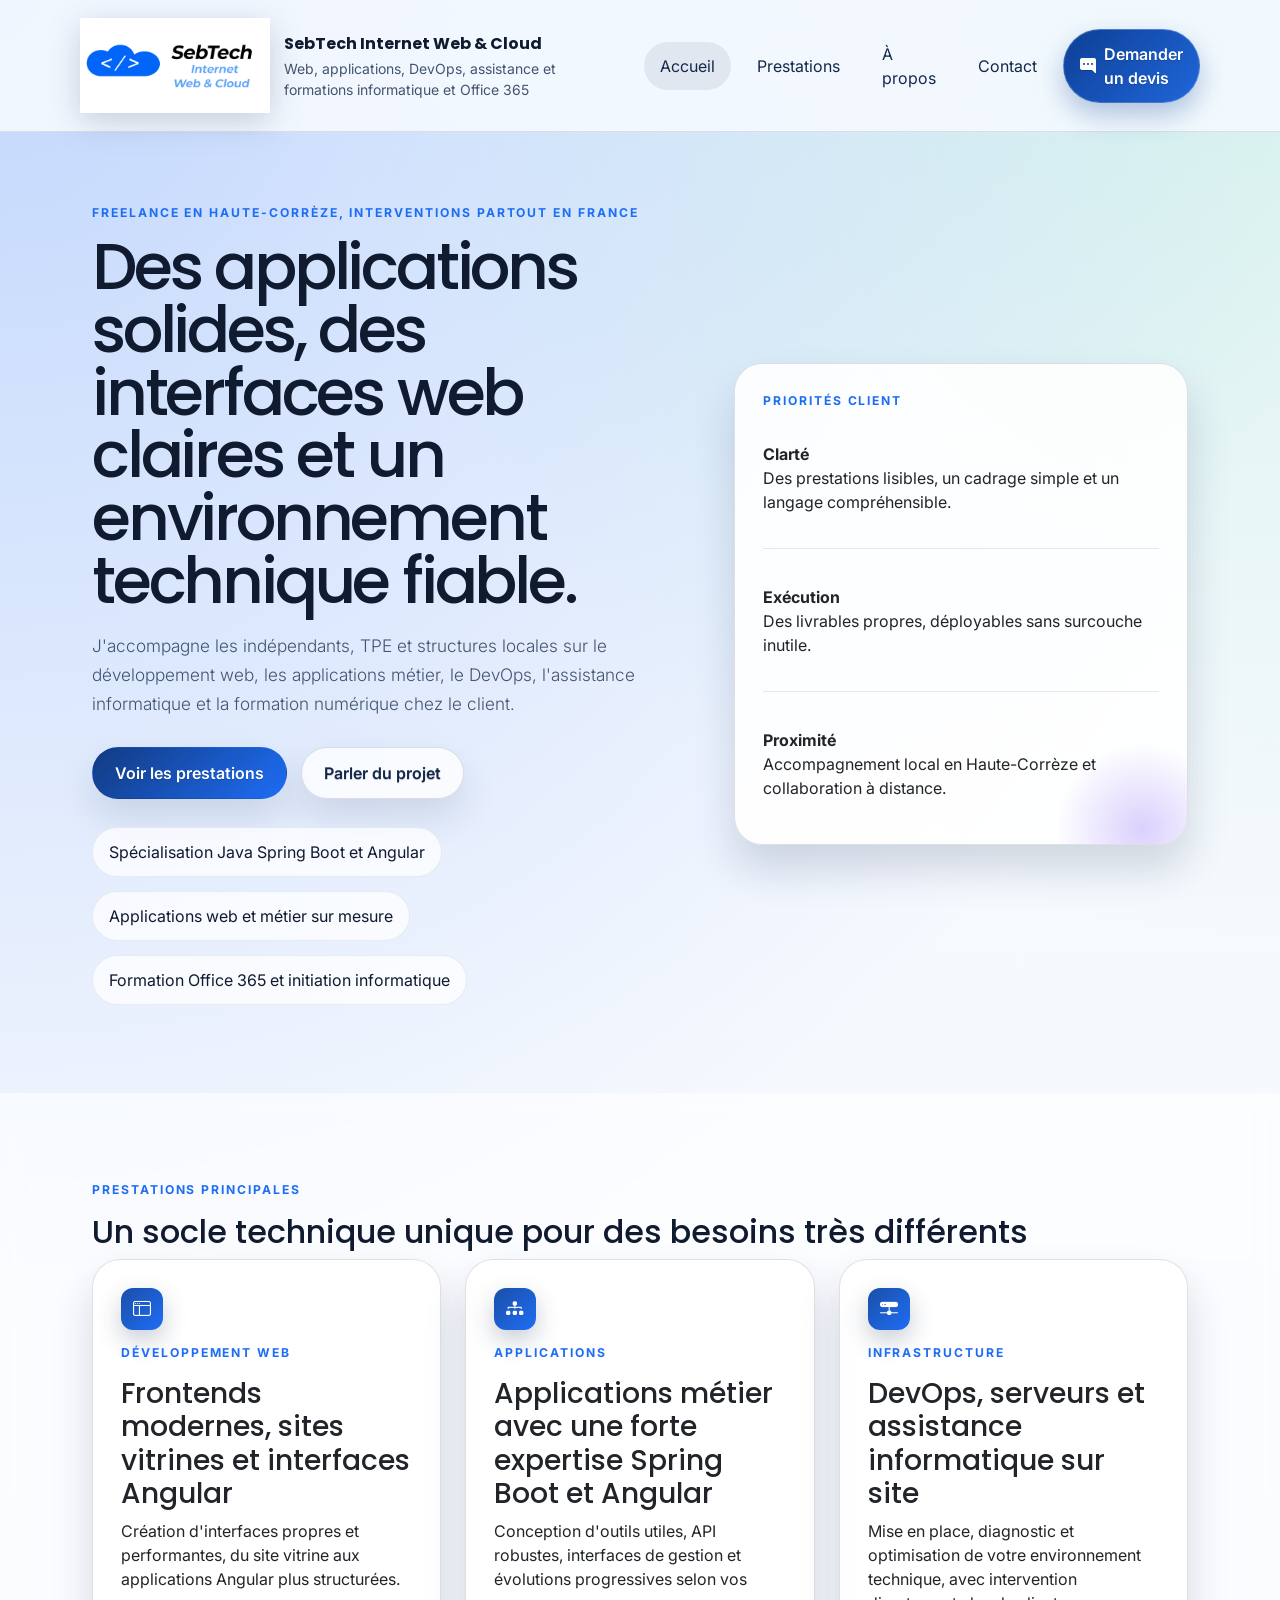
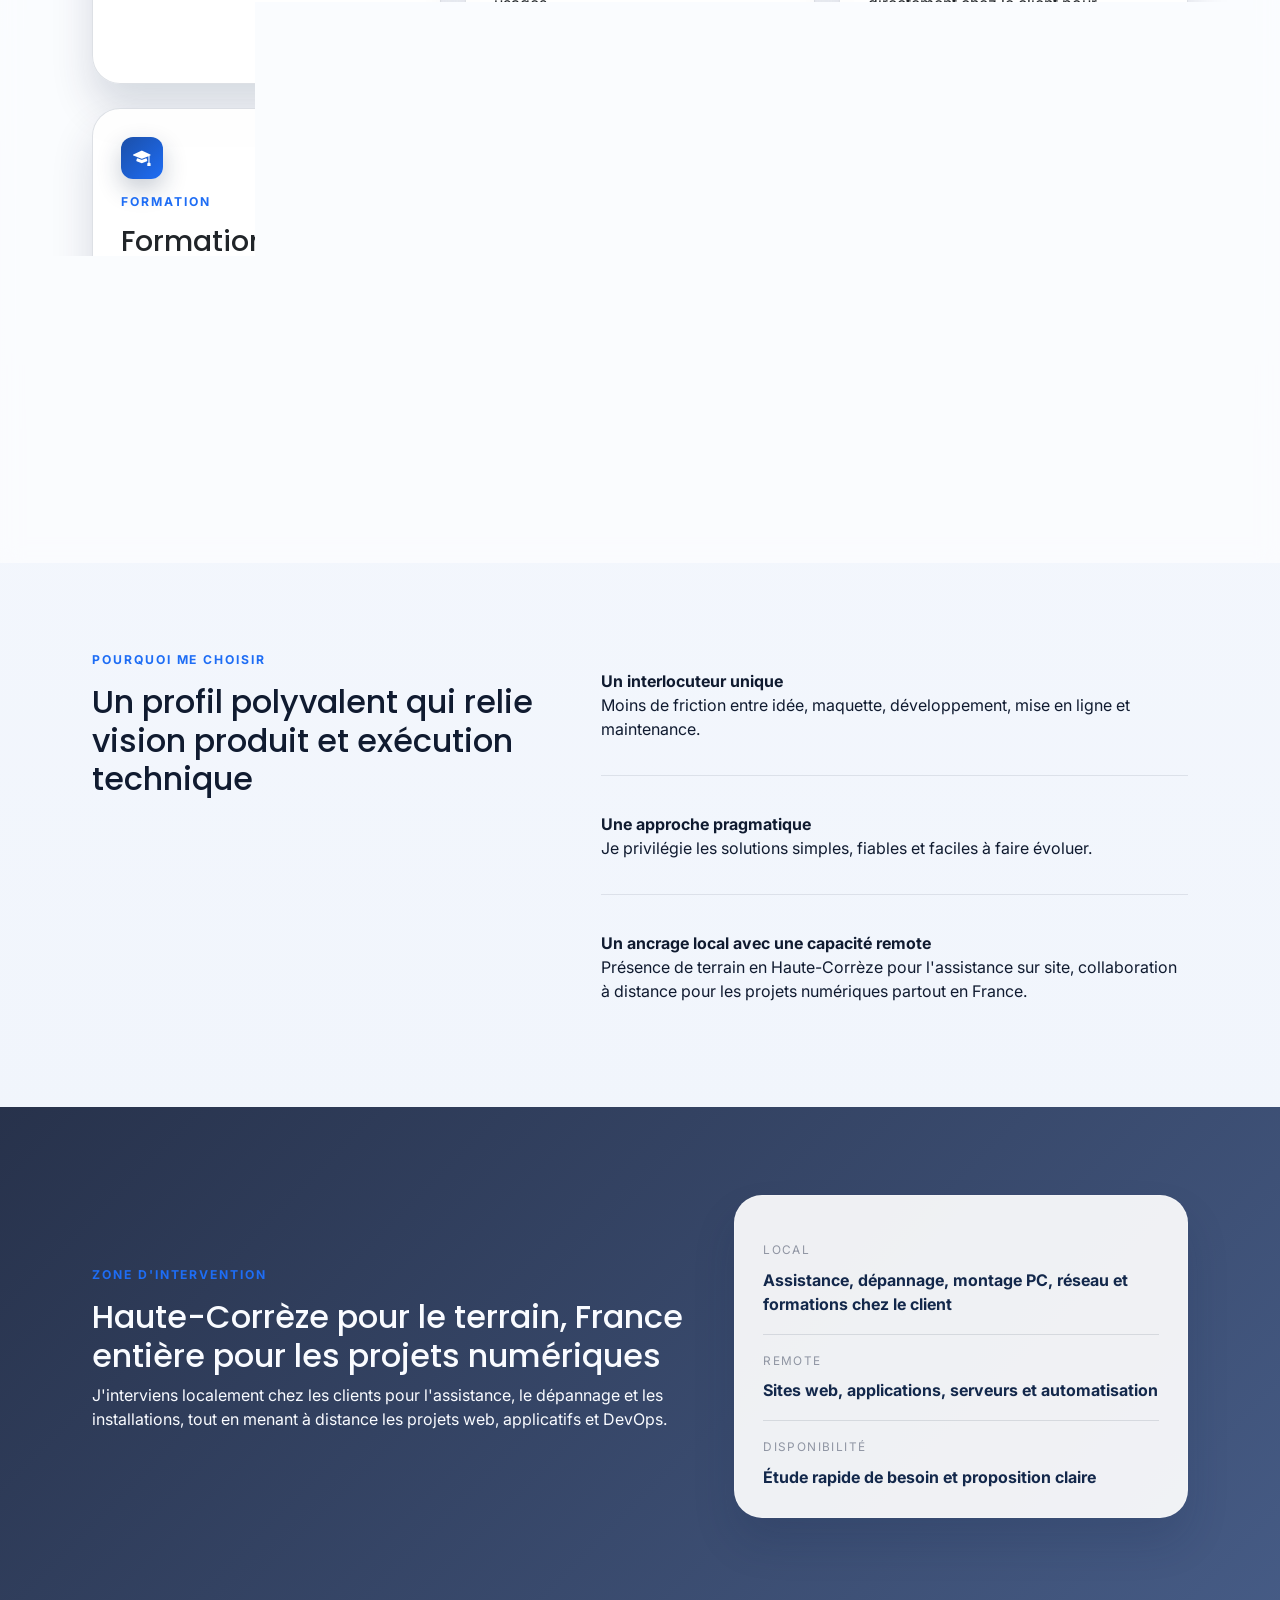
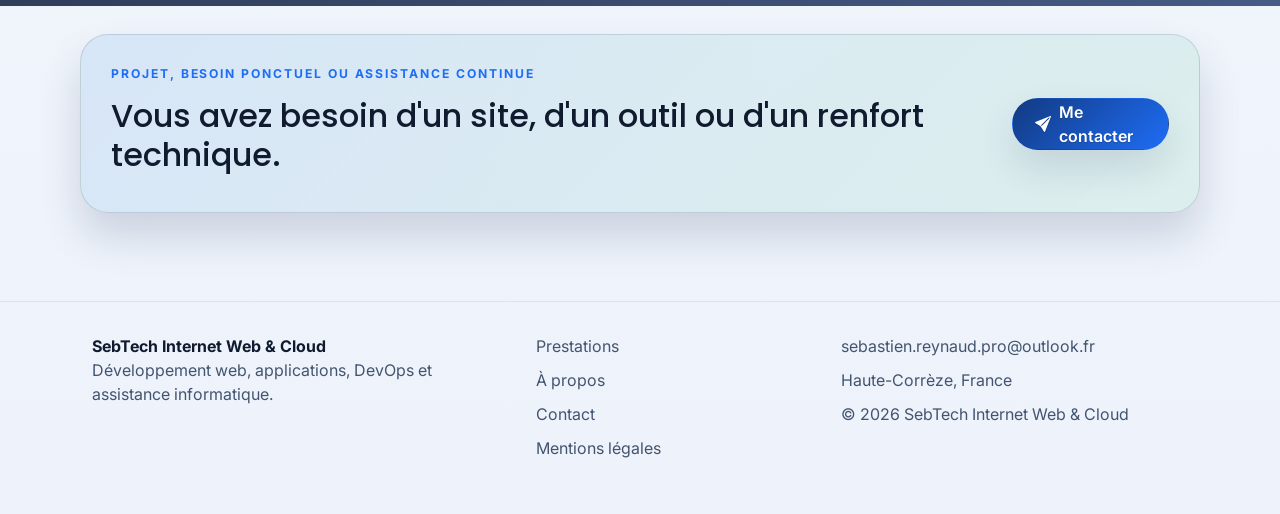
<file: index.html>
<!DOCTYPE html>
<html lang="fr">
  <head>
    <meta charset="UTF-8" />
    <meta name="viewport" content="width=device-width, initial-scale=1.0" />
    <title>SebTech Internet Web & Cloud | Développeur d'applications et expert informatique</title>
    <meta
      name="description"
      content="Développeur d'applications, développeur web, DevOps, formateur Office 365 et expert informatique en Haute-Corrèze. Dépannage, montage PC, initiation informatique et développement en France entière."
    />
    <meta
      name="keywords"
      content="développeur web, développeur application, DevOps, formateur office 365, formation informatique de base, dépannage informatique, Haute-Corrèze, freelance informatique"
    />
    <meta name="theme-color" content="#1F2A44" />
    <link rel="icon" type="image/png" href="assets/logo-sebtech.png" />
    <link rel="preconnect" href="https://fonts.googleapis.com" />
    <link rel="preconnect" href="https://fonts.gstatic.com" crossorigin />
    <link
      href="https://fonts.googleapis.com/css2?family=Inter:wght@400;500;600;700&family=Poppins:wght@500;600;700;800&display=swap"
      rel="stylesheet"
    />
    <link rel="stylesheet" href="https://cdn.jsdelivr.net/npm/bootstrap@5.3.3/dist/css/bootstrap.min.css" />
    <link rel="stylesheet" href="https://cdn.jsdelivr.net/npm/bootstrap-icons@1.11.3/font/bootstrap-icons.min.css" />
    <link rel="stylesheet" href="style.css" />
    <script defer src="script.js"></script>
  </head>
  <body>
    <div class="page-shell">
      <header class="site-header">
        <div class="container header-inner">
          <a class="brand" href="index.html">
            <img class="brand-logo" src="assets/logo-sebtech.png" alt="Logo SebTech Internet Web & Cloud" />
            <span class="brand-copy">
              <strong>SebTech Internet Web & Cloud</strong>
              <small>Web, applications, DevOps, assistance et formations informatique et Office 365</small>
            </span>
          </a>

          <button class="nav-toggle" type="button" aria-expanded="false" aria-label="Ouvrir le menu">
            <span></span>
            <span></span>
          </button>

          <nav class="site-nav" aria-label="Navigation principale">
            <a class="is-active" href="index.html">Accueil</a>
            <a href="prestations.html">Prestations</a>
            <a href="a-propos.html">À propos</a>
            <a href="contact.html">Contact</a>
            <a class="button button-small" href="contact.html#formulaire"><i class="bi bi-chat-right-dots-fill"></i>Demander un devis</a>
          </nav>
        </div>
      </header>

      <main>
        <section class="hero section">
          <div class="container hero-grid">
            <div class="hero-copy reveal">
              <p class="eyebrow">Freelance en Haute-Corrèze, interventions partout en France</p>
              <h1>Des applications solides, des interfaces web claires et un environnement technique fiable.</h1>
              <p class="lead">
                J'accompagne les indépendants, TPE et structures locales sur le développement web,
                les applications métier, le DevOps, l'assistance informatique et la formation numérique chez le client.
              </p>
              <div class="hero-actions">
                <a class="button" href="prestations.html">Voir les prestations</a>
                <a class="button button-ghost" href="contact.html">Parler du projet</a>
              </div>
              <ul class="hero-points">
                <li>Spécialisation Java Spring Boot et Angular</li>
                <li>Applications web et métier sur mesure</li>
                <li>Formation Office 365 et initiation informatique</li>
              </ul>
            </div>

            <div class="hero-panel reveal reveal-delay-1">
              <div class="panel card spotlight-card">
                <p class="panel-label">Priorités client</p>
                <div class="spotlight-list">
                  <article>
                    <strong>Clarté</strong>
                    <p>Des prestations lisibles, un cadrage simple et un langage compréhensible.</p>
                  </article>
                  <article>
                    <strong>Exécution</strong>
                    <p>Des livrables propres, déployables sans surcouche inutile.</p>
                  </article>
                  <article>
                    <strong>Proximité</strong>
                    <p>Accompagnement local en Haute-Corrèze et collaboration à distance.</p>
                  </article>
                </div>
              </div>
            </div>
          </div>
        </section>

        <section class="section section-soft">
          <div class="container">
            <div class="section-head reveal">
              <p class="eyebrow">Prestations principales</p>
              <h2>Un socle technique unique pour des besoins très différents</h2>
            </div>
            <div class="cards-grid cards-grid-3">
              <article class="card reveal">
                <span class="service-icon"><i class="bi bi-window-sidebar"></i></span>
                <span class="card-kicker">Développement web</span>
                <h3>Frontends modernes, sites vitrines et interfaces Angular</h3>
                <p>Création d'interfaces propres et performantes, du site vitrine aux applications Angular plus structurées.</p>
              </article>
              <article class="card reveal reveal-delay-1">
                <span class="service-icon"><i class="bi bi-diagram-3-fill"></i></span>
                <span class="card-kicker">Applications</span>
                <h3>Applications métier avec une forte expertise Spring Boot et Angular</h3>
                <p>Conception d'outils utiles, API robustes, interfaces de gestion et évolutions progressives selon vos usages.</p>
              </article>
              <article class="card reveal reveal-delay-2">
                <span class="service-icon"><i class="bi bi-hdd-network-fill"></i></span>
                <span class="card-kicker">Infrastructure</span>
                <h3>DevOps, serveurs et assistance informatique sur site</h3>
                <p>Mise en place, diagnostic et optimisation de votre environnement technique, avec intervention directement chez le client pour l'assistance.</p>
              </article>
              <article class="card reveal">
                <span class="service-icon"><i class="bi bi-mortarboard-fill"></i></span>
                <span class="card-kicker">Formation</span>
                <h3>Formation Office 365 et bases de l'informatique</h3>
                <p>Accompagnement pas à pas pour mieux utiliser son ordinateur, ses outils bureautiques et les usages numériques du quotidien.</p>
              </article>
            </div>
          </div>
        </section>

        <section class="section">
          <div class="container split-layout">
            <div class="reveal">
              <p class="eyebrow">Pourquoi me choisir</p>
              <h2>Un profil polyvalent qui relie vision produit et exécution technique</h2>
            </div>
            <div class="feature-list reveal reveal-delay-1">
              <article>
                <strong>Un interlocuteur unique</strong>
                <p>Moins de friction entre idée, maquette, développement, mise en ligne et maintenance.</p>
              </article>
              <article>
                <strong>Une approche pragmatique</strong>
                <p>Je privilégie les solutions simples, fiables et faciles à faire évoluer.</p>
              </article>
              <article>
                <strong>Un ancrage local avec une capacité remote</strong>
                <p>Présence de terrain en Haute-Corrèze pour l'assistance sur site, collaboration à distance pour les projets numériques partout en France.</p>
              </article>
            </div>
          </div>
        </section>

        <section class="section section-band">
          <div class="container zones-grid">
            <div class="reveal">
              <p class="eyebrow">Zone d'intervention</p>
              <h2>Haute-Corrèze pour le terrain, France entière pour les projets numériques</h2>
              <p>
                J'interviens localement chez les clients pour l'assistance, le dépannage et les installations,
                tout en menant à distance les projets web, applicatifs et DevOps.
              </p>
            </div>
            <div class="card reveal reveal-delay-1">
              <div class="metric-row">
                <span>Local</span>
                <strong>Assistance, dépannage, montage PC, réseau et formations chez le client</strong>
              </div>
              <div class="metric-row">
                <span>Remote</span>
                <strong>Sites web, applications, serveurs et automatisation</strong>
              </div>
              <div class="metric-row">
                <span>Disponibilité</span>
                <strong>Étude rapide de besoin et proposition claire</strong>
              </div>
            </div>
          </div>
        </section>

        <section class="section cta-section">
          <div class="container cta-card reveal">
            <div>
              <p class="eyebrow">Projet, besoin ponctuel ou assistance continue</p>
              <h2>Vous avez besoin d'un site, d'un outil ou d'un renfort technique.</h2>
            </div>
            <a class="button" href="contact.html"><i class="bi bi-send-fill"></i>Me contacter</a>
          </div>
        </section>
      </main>

      <footer class="site-footer">
        <div class="container footer-grid">
          <div>
            <strong>SebTech Internet Web & Cloud</strong>
            <p>Développement web, applications, DevOps et assistance informatique.</p>
          </div>
          <div>
            <a href="prestations.html">Prestations</a>
            <a href="a-propos.html">À propos</a>
            <a href="contact.html">Contact</a>
            <a href="mentions-legales.html">Mentions légales</a>
          </div>
          <div>
            <a href="mailto:sebastien.reynaud.pro@outlook.fr">sebastien.reynaud.pro@outlook.fr</a>
            <p>Haute-Corrèze, France</p>
            <p>&copy; <span data-year></span> SebTech Internet Web & Cloud</p>
          </div>
        </div>
      </footer>
    </div>
  </body>
</html>
</file>
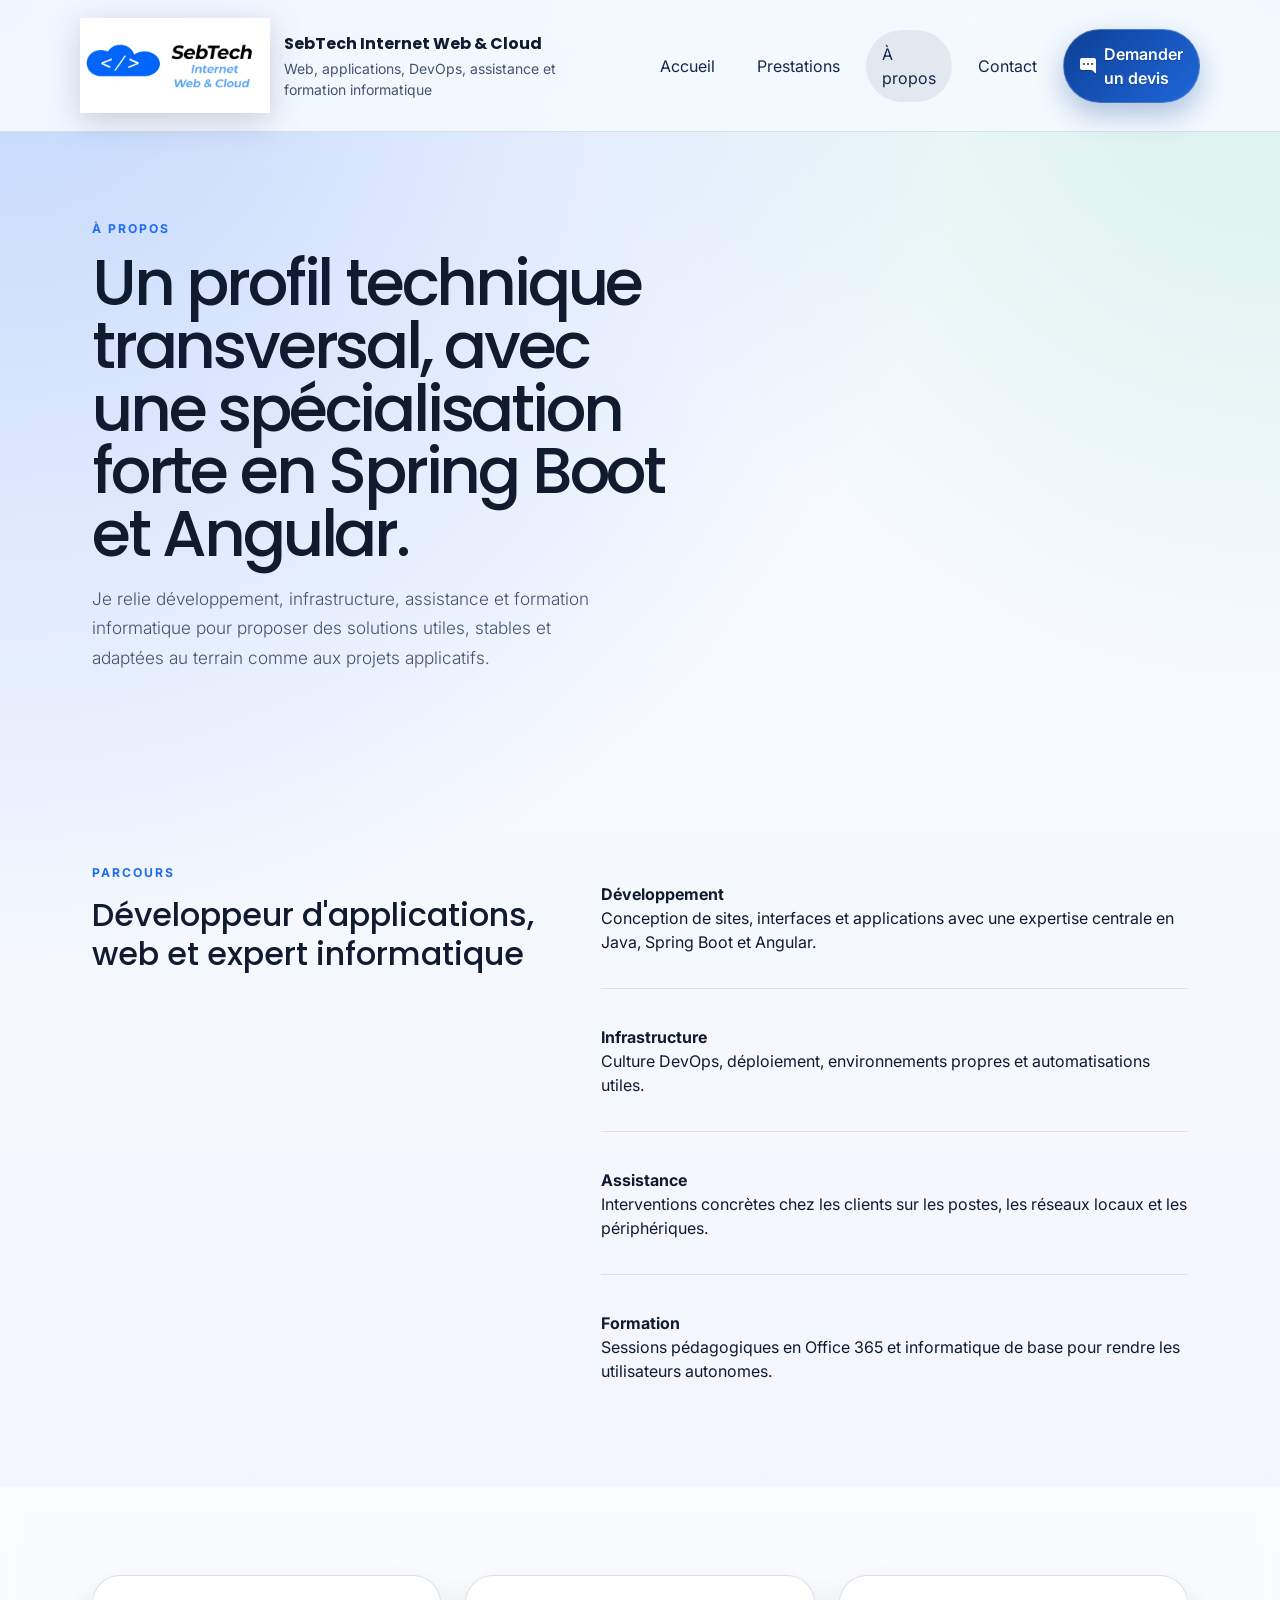
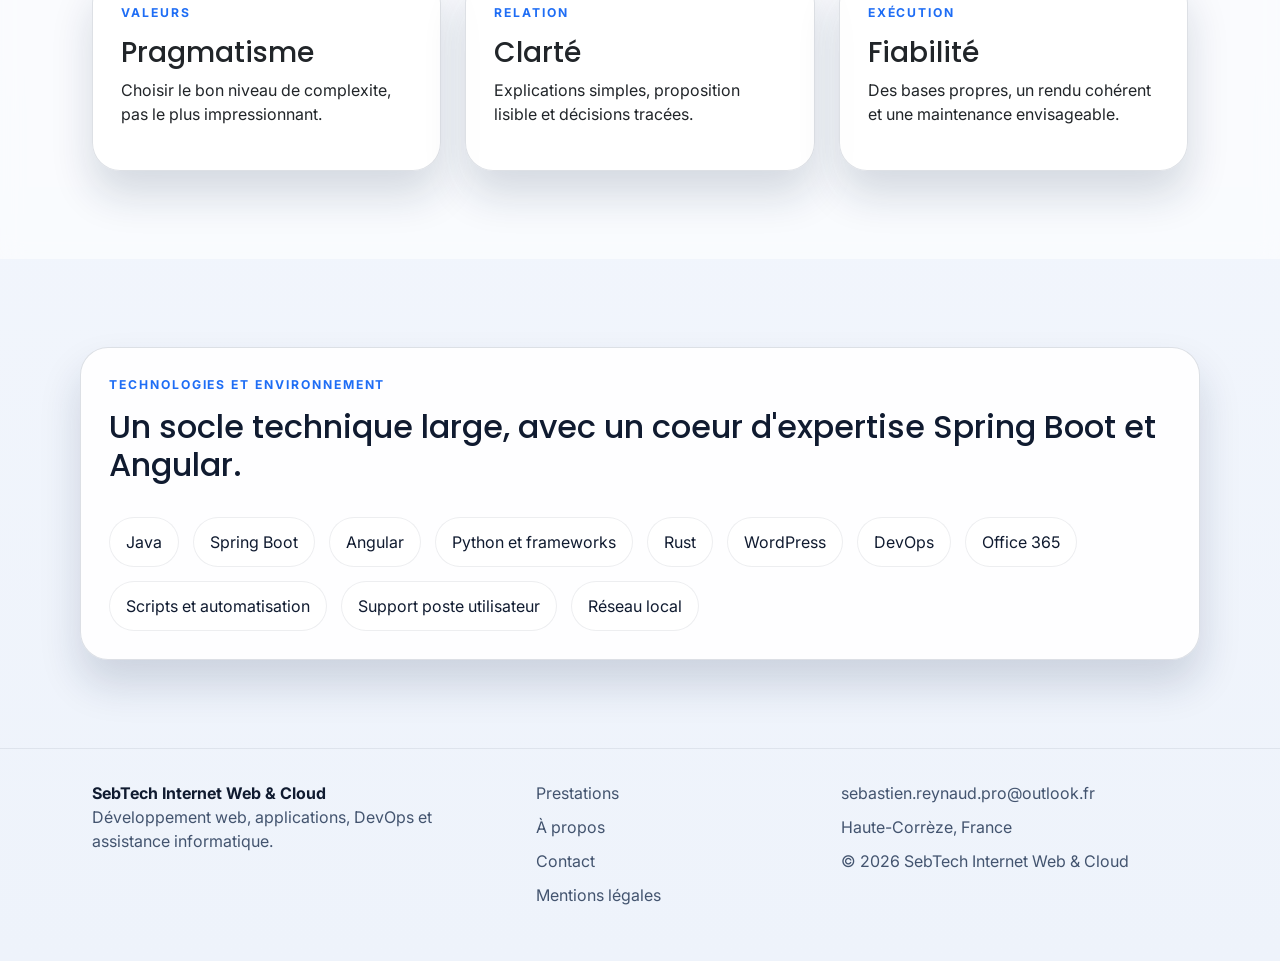
<file: a-propos.html>
<!DOCTYPE html>
<html lang="fr">
  <head>
    <meta charset="UTF-8" />
    <meta name="viewport" content="width=device-width, initial-scale=1.0" />
    <title>À propos | SebTech Internet Web & Cloud</title>
    <meta
      name="description"
      content="Présentation de Sebastien Reynaud, freelance web, applications, DevOps, formateur Office 365 et expert informatique en Haute-Corrèze."
    />
    <link rel="icon" type="image/png" href="assets/logo-sebtech.png" />
    <link rel="preconnect" href="https://fonts.googleapis.com" />
    <link rel="preconnect" href="https://fonts.gstatic.com" crossorigin />
    <link
      href="https://fonts.googleapis.com/css2?family=Inter:wght@400;500;600;700&family=Poppins:wght@500;600;700;800&display=swap"
      rel="stylesheet"
    />
    <link rel="stylesheet" href="https://cdn.jsdelivr.net/npm/bootstrap@5.3.3/dist/css/bootstrap.min.css" />
    <link rel="stylesheet" href="https://cdn.jsdelivr.net/npm/bootstrap-icons@1.11.3/font/bootstrap-icons.min.css" />
    <link rel="stylesheet" href="style.css" />
    <script defer src="script.js"></script>
  </head>
  <body>
    <div class="page-shell">
      <header class="site-header">
        <div class="container header-inner">
          <a class="brand" href="index.html">
            <img class="brand-logo" src="assets/logo-sebtech.png" alt="Logo SebTech Internet Web & Cloud" />
            <span class="brand-copy">
              <strong>SebTech Internet Web & Cloud</strong>
              <small>Web, applications, DevOps, assistance et formation informatique</small>
            </span>
          </a>
          <button class="nav-toggle" type="button" aria-expanded="false" aria-label="Ouvrir le menu">
            <span></span>
            <span></span>
          </button>
          <nav class="site-nav" aria-label="Navigation principale">
            <a href="index.html">Accueil</a>
            <a href="prestations.html">Prestations</a>
            <a class="is-active" href="a-propos.html">À propos</a>
            <a href="contact.html">Contact</a>
            <a class="button button-small" href="contact.html#formulaire"><i class="bi bi-chat-right-dots-fill"></i>Demander un devis</a>
          </nav>
        </div>
      </header>

      <main>
        <section class="page-hero section">
          <div class="container reveal">
            <p class="eyebrow">À propos</p>
            <h1>Un profil technique transversal, avec une spécialisation forte en Spring Boot et Angular.</h1>
            <p class="lead narrow">
              Je relie développement, infrastructure, assistance et formation informatique pour proposer des solutions
              utiles, stables et adaptées au terrain comme aux projets applicatifs.
            </p>
          </div>
        </section>

        <section class="section">
          <div class="container split-layout">
            <div class="reveal">
              <p class="eyebrow">Parcours</p>
              <h2>Développeur d'applications, web et expert informatique</h2>
            </div>
            <div class="feature-list reveal reveal-delay-1">
              <article>
                <strong>Développement</strong>
                <p>Conception de sites, interfaces et applications avec une expertise centrale en Java, Spring Boot et Angular.</p>
              </article>
              <article>
                <strong>Infrastructure</strong>
                <p>Culture DevOps, déploiement, environnements propres et automatisations utiles.</p>
              </article>
              <article>
                <strong>Assistance</strong>
                <p>Interventions concrètes chez les clients sur les postes, les réseaux locaux et les périphériques.</p>
              </article>
              <article>
                <strong>Formation</strong>
                <p>Sessions pédagogiques en Office 365 et informatique de base pour rendre les utilisateurs autonomes.</p>
              </article>
            </div>
          </div>
        </section>

        <section class="section section-soft">
          <div class="container cards-grid cards-grid-3">
            <article class="card reveal">
              <span class="card-kicker">Valeurs</span>
              <h3>Pragmatisme</h3>
              <p>Choisir le bon niveau de complexite, pas le plus impressionnant.</p>
            </article>
            <article class="card reveal reveal-delay-1">
              <span class="card-kicker">Relation</span>
              <h3>Clarté</h3>
              <p>Explications simples, proposition lisible et décisions tracées.</p>
            </article>
            <article class="card reveal reveal-delay-2">
              <span class="card-kicker">Exécution</span>
              <h3>Fiabilité</h3>
              <p>Des bases propres, un rendu cohérent et une maintenance envisageable.</p>
            </article>
          </div>
        </section>

        <section class="section">
          <div class="container tech-panel reveal">
            <div>
              <p class="eyebrow">Technologies et environnement</p>
              <h2>Un socle technique large, avec un coeur d'expertise Spring Boot et Angular.</h2>
            </div>
            <ul class="tag-list">
              <li>Java</li>
              <li>Spring Boot</li>
              <li>Angular</li>
              <li>Python et frameworks</li>
              <li>Rust</li>
              <li>WordPress</li>
              <li>DevOps</li>
              <li>Office 365</li>
              <li>Scripts et automatisation</li>
              <li>Support poste utilisateur</li>
              <li>Réseau local</li>
            </ul>
          </div>
        </section>
      </main>

      <footer class="site-footer">
        <div class="container footer-grid">
          <div>
            <strong>SebTech Internet Web & Cloud</strong>
            <p>Développement web, applications, DevOps et assistance informatique.</p>
          </div>
          <div>
            <a href="prestations.html">Prestations</a>
            <a href="a-propos.html">À propos</a>
            <a href="contact.html">Contact</a>
            <a href="mentions-legales.html">Mentions légales</a>
          </div>
          <div>
            <a href="mailto:sebastien.reynaud.pro@outlook.fr">sebastien.reynaud.pro@outlook.fr</a>
            <p>Haute-Corrèze, France</p>
            <p>&copy; <span data-year></span> SebTech Internet Web & Cloud</p>
          </div>
        </div>
      </footer>
    </div>
  </body>
</html>
</file>
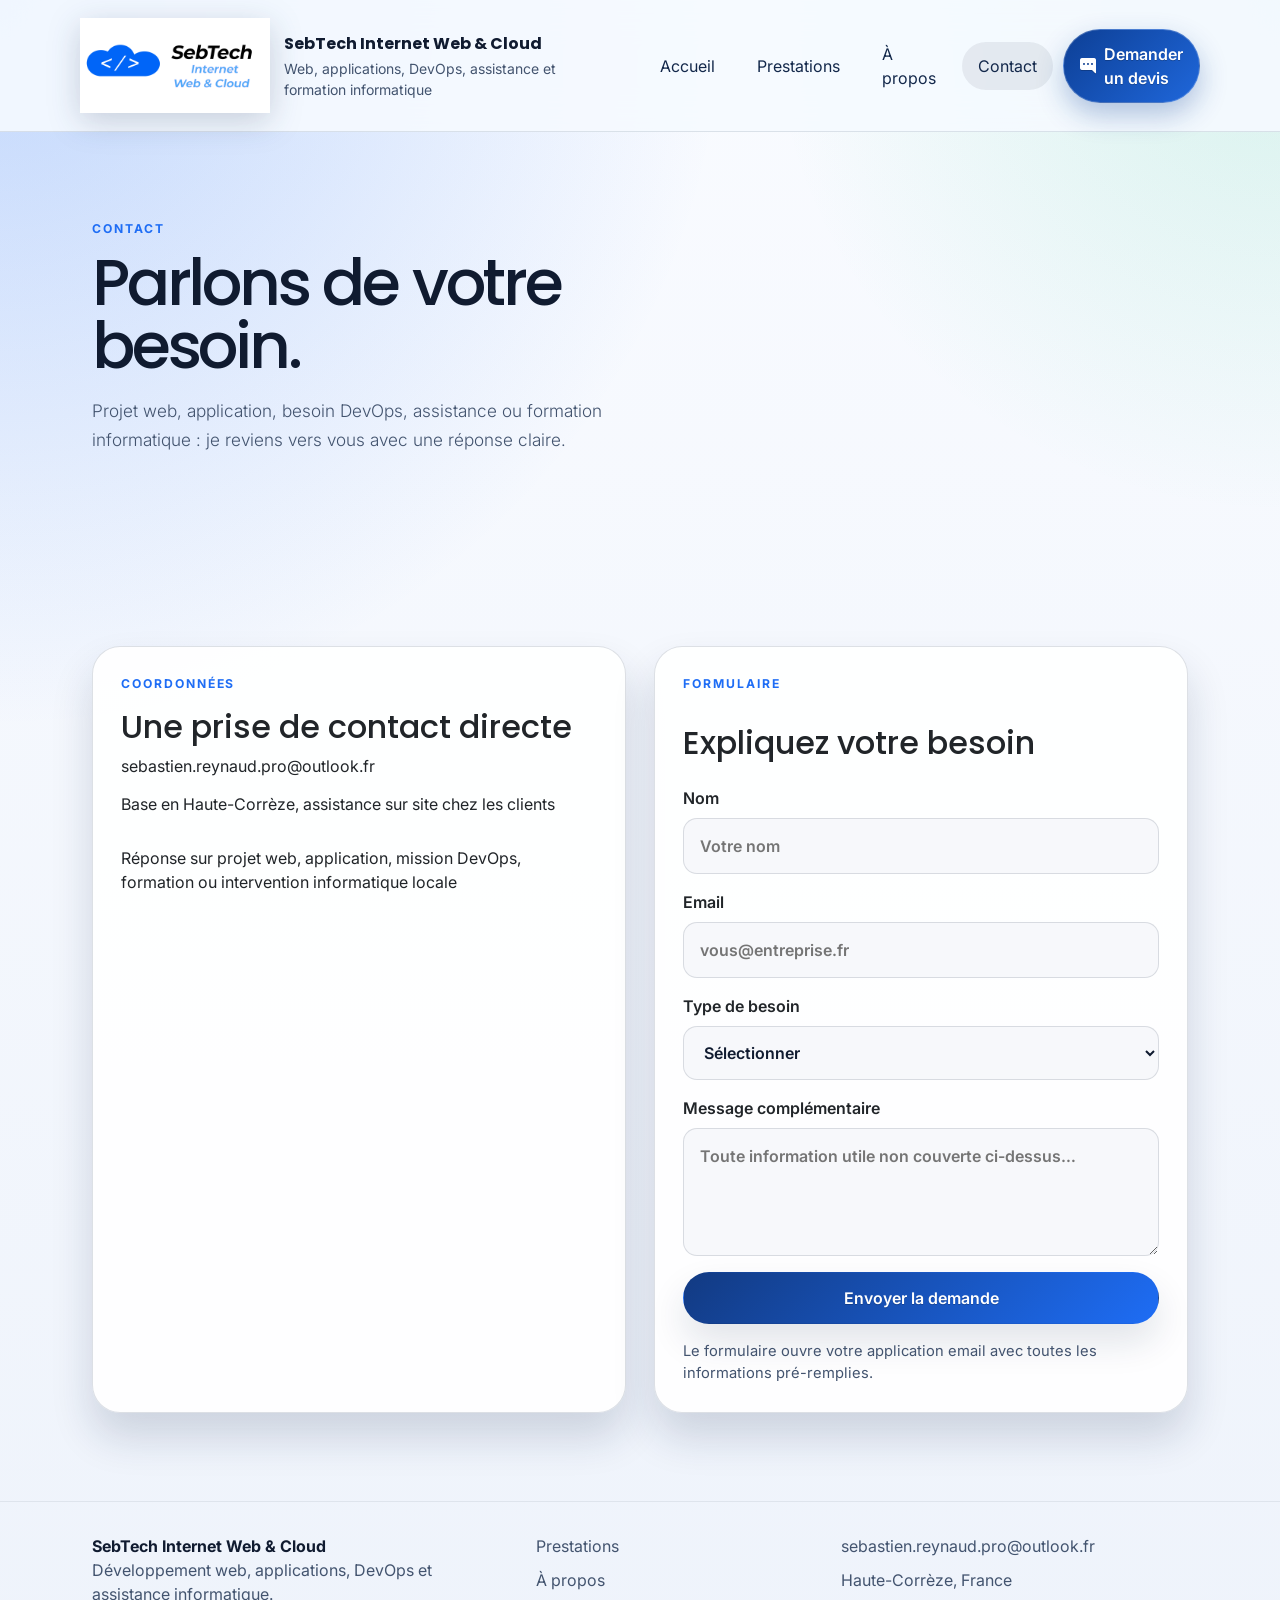
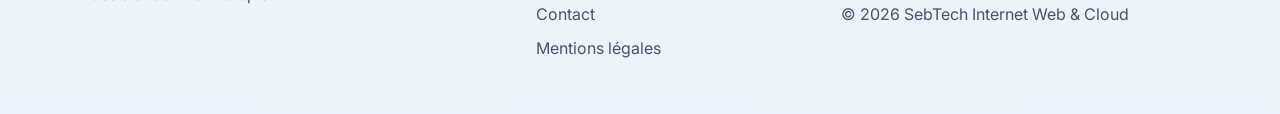
<file: contact.html>
<!DOCTYPE html>
<html lang="fr">
  <head>
    <meta charset="UTF-8" />
    <meta name="viewport" content="width=device-width, initial-scale=1.0" />
    <title>Contact | SebTech Internet Web & Cloud</title>
    <meta
      name="description"
      content="Contactez SebTech Internet Web & Cloud pour un projet web, applicatif, DevOps, une formation Office 365 ou une intervention informatique en Haute-Corrèze."
    />
    <link rel="icon" type="image/png" href="assets/logo-sebtech.png" />
    <link rel="preconnect" href="https://fonts.googleapis.com" />
    <link rel="preconnect" href="https://fonts.gstatic.com" crossorigin />
    <link
      href="https://fonts.googleapis.com/css2?family=Inter:wght@400;500;600;700&family=Poppins:wght@500;600;700;800&display=swap"
      rel="stylesheet"
    />
    <link rel="stylesheet" href="https://cdn.jsdelivr.net/npm/bootstrap@5.3.3/dist/css/bootstrap.min.css" />
    <link rel="stylesheet" href="https://cdn.jsdelivr.net/npm/bootstrap-icons@1.11.3/font/bootstrap-icons.min.css" />
    <link rel="stylesheet" href="style.css" />
    <script defer src="script.js"></script>
  </head>
  <body>
    <div class="page-shell">
      <header class="site-header">
        <div class="container header-inner">
          <a class="brand" href="index.html">
            <img class="brand-logo" src="assets/logo-sebtech.png" alt="Logo SebTech Internet Web & Cloud" />
            <span class="brand-copy">
              <strong>SebTech Internet Web & Cloud</strong>
              <small>Web, applications, DevOps, assistance et formation informatique</small>
            </span>
          </a>
          <button class="nav-toggle" type="button" aria-expanded="false" aria-label="Ouvrir le menu">
            <span></span>
            <span></span>
          </button>
          <nav class="site-nav" aria-label="Navigation principale">
            <a href="index.html">Accueil</a>
            <a href="prestations.html">Prestations</a>
            <a href="a-propos.html">À propos</a>
            <a class="is-active" href="contact.html">Contact</a>
            <a class="button button-small" href="#formulaire"><i class="bi bi-chat-right-dots-fill"></i>Demander un devis</a>
          </nav>
        </div>
      </header>

      <main>
        <section class="page-hero section">
          <div class="container reveal">
            <p class="eyebrow">Contact</p>
            <h1>Parlons de votre besoin.</h1>
            <p class="lead narrow">
              Projet web, application, besoin DevOps, assistance ou formation informatique : je reviens
              vers vous avec une réponse claire.
            </p>
          </div>
        </section>

        <section class="section">
          <div class="container contact-grid">
            <div class="card reveal">
              <p class="eyebrow">Coordonnées</p>
              <h2>Une prise de contact directe</h2>
              <div class="contact-list">
                <a href="mailto:sebastien.reynaud.pro@outlook.fr">sebastien.reynaud.pro@outlook.fr</a>
                <p>Base en Haute-Corrèze, assistance sur site chez les clients</p>
                <p>Réponse sur projet web, application, mission DevOps, formation ou intervention informatique locale</p>
              </div>
            </div>

            <form
              id="formulaire"
              class="card contact-form reveal reveal-delay-1"
              novalidate
              data-mailto="sebastien.reynaud.pro@outlook.fr"
            >
              <p class="eyebrow">Formulaire</p>
              <h2>Expliquez votre besoin</h2>
              <label>
                Nom
                <input type="text" name="name" placeholder="Votre nom" required />
              </label>
              <label>
                Email
                <input type="email" name="email" placeholder="vous@entreprise.fr" required />
              </label>
              <label>
                Type de besoin
                <select id="service-select" name="service" required>
                  <option value="">Sélectionner</option>
                  <option value="Site web">Site web</option>
                  <option value="Application">Application</option>
                  <option value="DevOps / serveur">DevOps / serveur</option>
                  <option value="Dépannage informatique">Dépannage informatique</option>
                  <option value="Montage PC / imprimante / réseau">Montage PC / imprimante / réseau</option>
                  <option value="Formation Office 365">Formation Office 365</option>
                  <option value="Formation informatique de base">Formation informatique de base</option>
                </select>
              </label>

              <!-- Brief projet : affiché uniquement pour Site web et Application -->
              <fieldset id="brief-projet" class="brief-projet" hidden>
                <legend>Brief projet <span class="eyebrow-inline">(pour établir votre devis)</span></legend>

                <label>
                  Description du projet
                  <textarea name="description" rows="4" placeholder="Expliquez en quelques lignes ce que vous souhaitez créer ou améliorer."></textarea>
                </label>

                <label>
                  Pages ou fonctionnalités souhaitées
                  <input type="text" name="pages" placeholder="Ex : accueil, services, blog, espace client…" />
                </label>

                <label>
                  Couleurs et charte graphique
                  <input type="text" name="couleurs" placeholder="Ex : bleu et blanc, logo existant, aucune préférence…" />
                </label>

                <label>
                  Photos et visuels
                  <select name="photos">
                    <option value="">Sélectionner</option>
                    <option value="Je fournis mes propres photos">Je fournis mes propres photos</option>
                    <option value="Utiliser des images libres de droits">Utiliser des images libres de droits</option>
                    <option value="À discuter">À discuter</option>
                  </select>
                </label>

                <label>
                  Site de référence ou inspiration
                  <input type="url" name="reference" placeholder="https://exemple.com (facultatif)" />
                </label>

                <label>
                  Délai souhaité
                  <select name="delai">
                    <option value="">Sélectionner</option>
                    <option value="Urgent (moins de 2 semaines)">Urgent (moins de 2 semaines)</option>
                    <option value="1 à 2 mois">1 à 2 mois</option>
                    <option value="2 à 4 mois">2 à 4 mois</option>
                    <option value="Pas de contrainte particulière">Pas de contrainte particulière</option>
                  </select>
                </label>

                <label>
                  Budget indicatif
                  <select name="budget">
                    <option value="">Sélectionner</option>
                    <option value="Moins de 500 €">Moins de 500 €</option>
                    <option value="500 – 1 500 €">500 – 1 500 €</option>
                    <option value="1 500 – 5 000 €">1 500 – 5 000 €</option>
                    <option value="Plus de 5 000 €">Plus de 5 000 €</option>
                    <option value="À définir ensemble">À définir ensemble</option>
                  </select>
                </label>
              </fieldset>

              <label>
                Message complémentaire
                <textarea name="message" rows="4" placeholder="Toute information utile non couverte ci-dessus…"></textarea>
              </label>
              <button class="button" type="submit">Envoyer la demande</button>
              <p class="form-note">Le formulaire ouvre votre application email avec toutes les informations pré-remplies.</p>
            </form>
          </div>
        </section>
      </main>

      <footer class="site-footer">
        <div class="container footer-grid">
          <div>
            <strong>SebTech Internet Web & Cloud</strong>
            <p>Développement web, applications, DevOps et assistance informatique.</p>
          </div>
          <div>
            <a href="prestations.html">Prestations</a>
            <a href="a-propos.html">À propos</a>
            <a href="contact.html">Contact</a>
            <a href="mentions-legales.html">Mentions légales</a>
          </div>
          <div>
            <a href="mailto:sebastien.reynaud.pro@outlook.fr">sebastien.reynaud.pro@outlook.fr</a>
            <p>Haute-Corrèze, France</p>
            <p>&copy; <span data-year></span> SebTech Internet Web & Cloud</p>
          </div>
        </div>
      </footer>
    </div>
  </body>
</html>
</file>
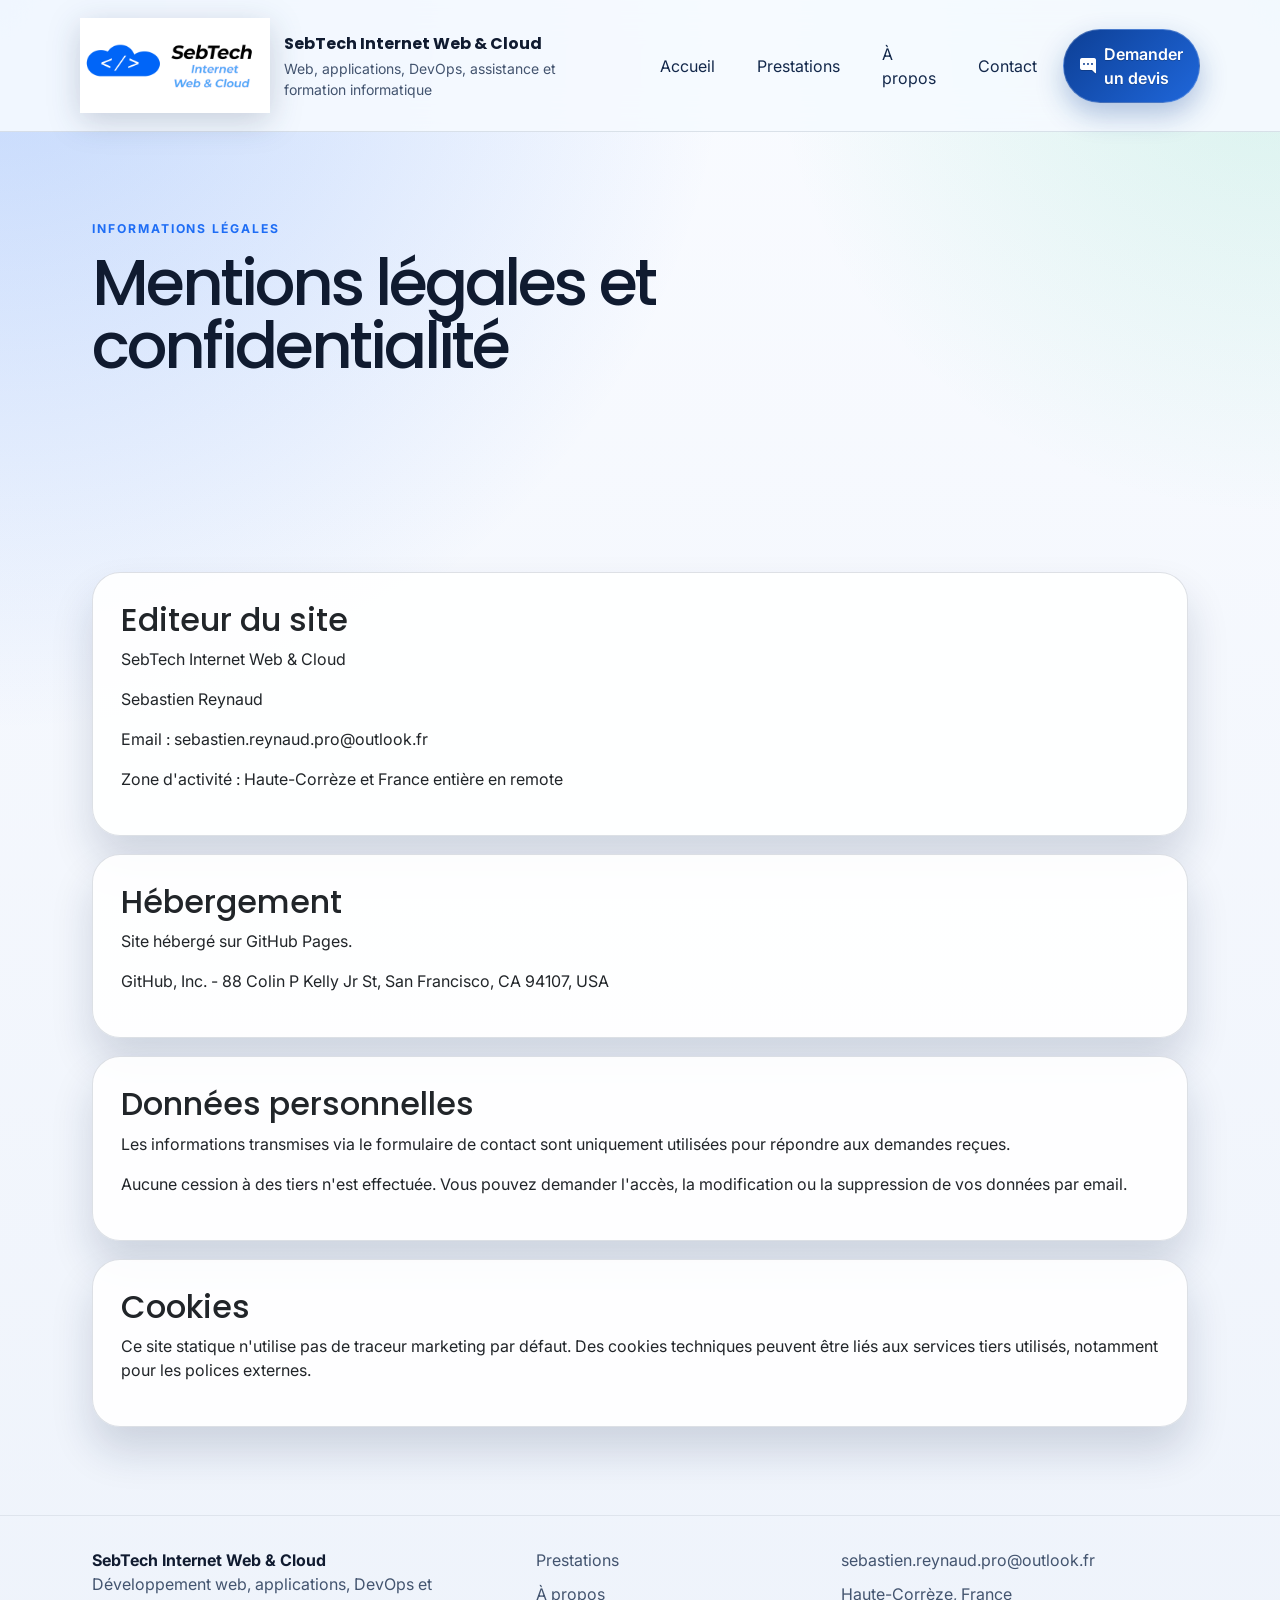
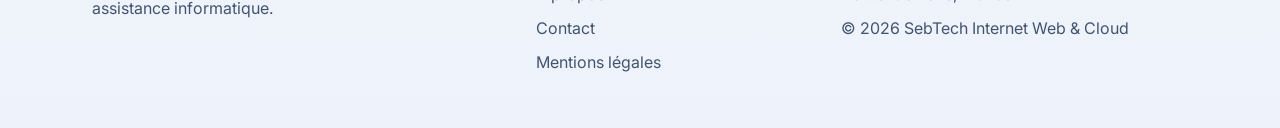
<file: mentions-legales.html>
<!DOCTYPE html>
<html lang="fr">
  <head>
    <meta charset="UTF-8" />
    <meta name="viewport" content="width=device-width, initial-scale=1.0" />
    <title>Mentions légales | SebTech Internet Web & Cloud</title>
    <meta name="description" content="Mentions légales, politique de confidentialité et informations RGPD." />
    <link rel="icon" type="image/png" href="assets/logo-sebtech.png" />
    <link rel="preconnect" href="https://fonts.googleapis.com" />
    <link rel="preconnect" href="https://fonts.gstatic.com" crossorigin />
    <link
      href="https://fonts.googleapis.com/css2?family=Inter:wght@400;500;600;700&family=Poppins:wght@500;600;700;800&display=swap"
      rel="stylesheet"
    />
    <link rel="stylesheet" href="https://cdn.jsdelivr.net/npm/bootstrap@5.3.3/dist/css/bootstrap.min.css" />
    <link rel="stylesheet" href="https://cdn.jsdelivr.net/npm/bootstrap-icons@1.11.3/font/bootstrap-icons.min.css" />
    <link rel="stylesheet" href="style.css" />
    <script defer src="script.js"></script>
  </head>
  <body>
    <div class="page-shell">
      <header class="site-header">
        <div class="container header-inner">
          <a class="brand" href="index.html">
            <img class="brand-logo" src="assets/logo-sebtech.png" alt="Logo SebTech Internet Web & Cloud" />
            <span class="brand-copy">
              <strong>SebTech Internet Web & Cloud</strong>
              <small>Web, applications, DevOps, assistance et formation informatique</small>
            </span>
          </a>
          <button class="nav-toggle" type="button" aria-expanded="false" aria-label="Ouvrir le menu">
            <span></span>
            <span></span>
          </button>
          <nav class="site-nav" aria-label="Navigation principale">
            <a href="index.html">Accueil</a>
            <a href="prestations.html">Prestations</a>
            <a href="a-propos.html">À propos</a>
            <a href="contact.html">Contact</a>
            <a class="button button-small" href="contact.html#formulaire"><i class="bi bi-chat-right-dots-fill"></i>Demander un devis</a>
          </nav>
        </div>
      </header>

      <main>
        <section class="page-hero section">
          <div class="container reveal">
            <p class="eyebrow">Informations légales</p>
            <h1>Mentions légales et confidentialité</h1>
          </div>
        </section>

        <section class="section legal-content">
          <div class="container narrow-stack reveal">
            <article class="card">
              <h2>Editeur du site</h2>
              <p>SebTech Internet Web & Cloud</p>
              <p>Sebastien Reynaud</p>
              <p>Email : sebastien.reynaud.pro@outlook.fr</p>
              <p>Zone d'activité : Haute-Corrèze et France entière en remote</p>
            </article>

            <article class="card">
              <h2>Hébergement</h2>
              <p>Site hébergé sur GitHub Pages.</p>
              <p>GitHub, Inc. - 88 Colin P Kelly Jr St, San Francisco, CA 94107, USA</p>
            </article>

            <article class="card">
              <h2>Données personnelles</h2>
              <p>
                Les informations transmises via le formulaire de contact sont uniquement utilisées pour
                répondre aux demandes reçues.
              </p>
              <p>
                Aucune cession à des tiers n'est effectuée. Vous pouvez demander l'accès, la modification
                ou la suppression de vos données par email.
              </p>
            </article>

            <article class="card">
              <h2>Cookies</h2>
              <p>
                Ce site statique n'utilise pas de traceur marketing par défaut. Des cookies techniques
                peuvent être liés aux services tiers utilisés, notamment pour les polices externes.
              </p>
            </article>
          </div>
        </section>
      </main>

      <footer class="site-footer">
        <div class="container footer-grid">
          <div>
            <strong>SebTech Internet Web & Cloud</strong>
            <p>Développement web, applications, DevOps et assistance informatique.</p>
          </div>
          <div>
            <a href="prestations.html">Prestations</a>
            <a href="a-propos.html">À propos</a>
            <a href="contact.html">Contact</a>
            <a href="mentions-legales.html">Mentions légales</a>
          </div>
          <div>
            <a href="mailto:sebastien.reynaud.pro@outlook.fr">sebastien.reynaud.pro@outlook.fr</a>
            <p>Haute-Corrèze, France</p>
            <p>&copy; <span data-year></span> SebTech Internet Web & Cloud</p>
          </div>
        </div>
      </footer>
    </div>
  </body>
</html>
</file>
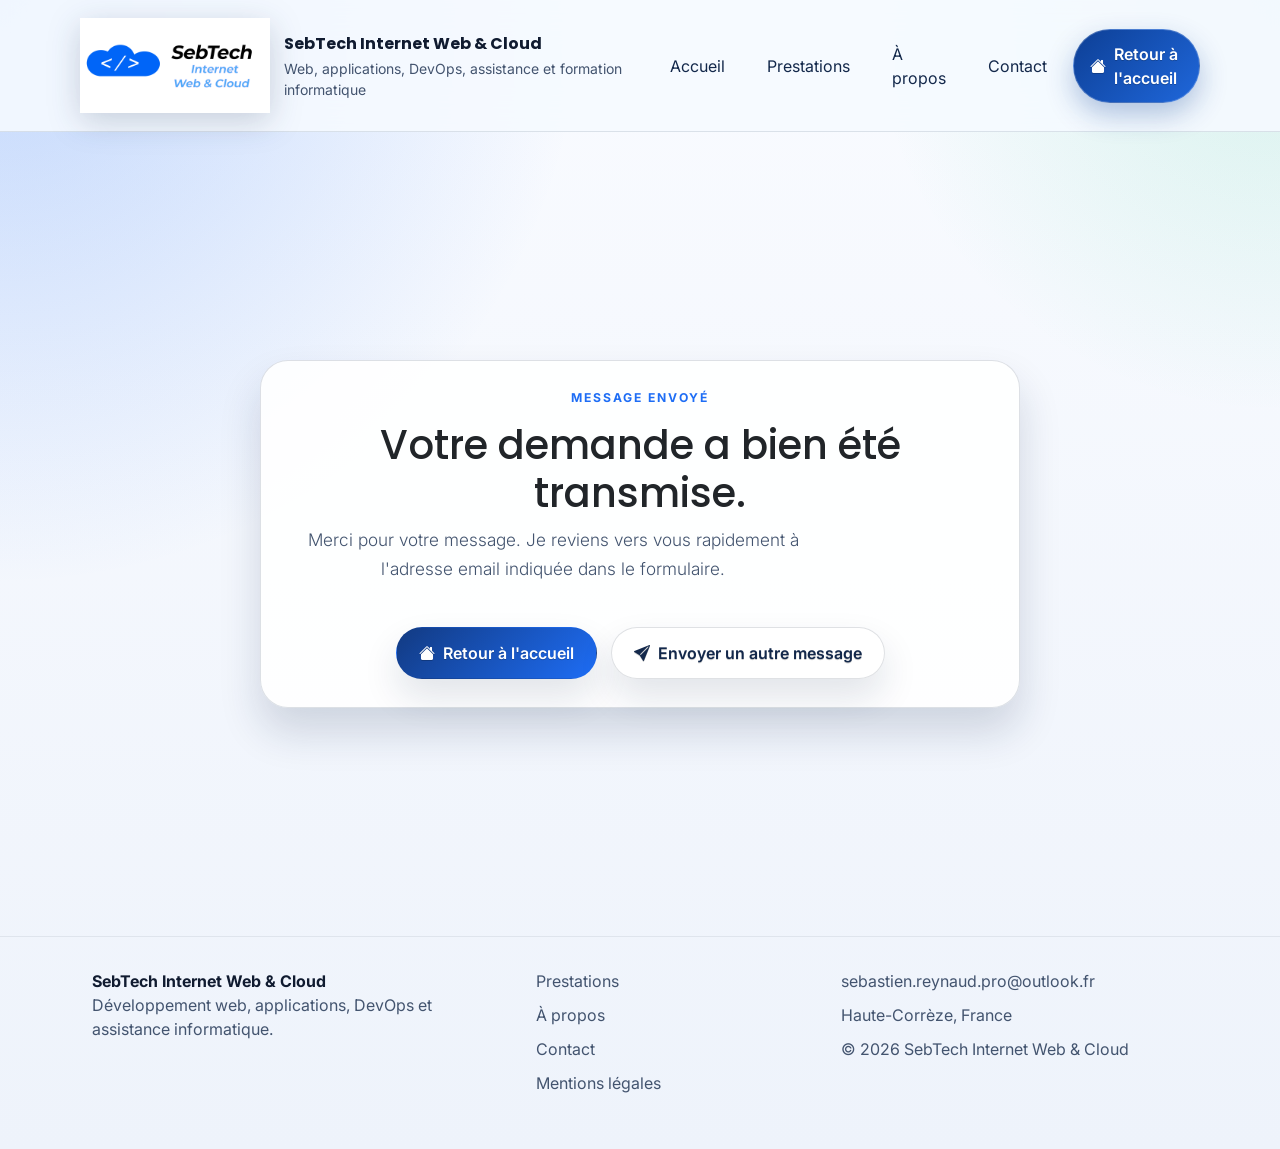
<file: merci.html>
<!DOCTYPE html>
<html lang="fr">
  <head>
    <meta charset="UTF-8" />
    <meta name="viewport" content="width=device-width, initial-scale=1.0" />
    <title>Message envoyé | SebTech Internet Web & Cloud</title>
    <meta
      name="description"
      content="Votre message a ete transmis a SebTech Internet Web & Cloud."
    />
    <link rel="icon" type="image/png" href="assets/logo-sebtech.png" />
    <link rel="preconnect" href="https://fonts.googleapis.com" />
    <link rel="preconnect" href="https://fonts.gstatic.com" crossorigin />
    <link
      href="https://fonts.googleapis.com/css2?family=Inter:wght@400;500;600;700&family=Poppins:wght@500;600;700;800&display=swap"
      rel="stylesheet"
    />
    <link rel="stylesheet" href="https://cdn.jsdelivr.net/npm/bootstrap@5.3.3/dist/css/bootstrap.min.css" />
    <link rel="stylesheet" href="https://cdn.jsdelivr.net/npm/bootstrap-icons@1.11.3/font/bootstrap-icons.min.css" />
    <link rel="stylesheet" href="style.css" />
    <script defer src="script.js"></script>
  </head>
  <body>
    <div class="page-shell">
      <header class="site-header">
        <div class="container header-inner">
          <a class="brand" href="index.html">
            <img class="brand-logo" src="assets/logo-sebtech.png" alt="Logo SebTech Internet Web & Cloud" />
            <span class="brand-copy">
              <strong>SebTech Internet Web & Cloud</strong>
              <small>Web, applications, DevOps, assistance et formation informatique</small>
            </span>
          </a>
          <button class="nav-toggle" type="button" aria-expanded="false" aria-label="Ouvrir le menu">
            <span></span>
            <span></span>
          </button>
          <nav class="site-nav" aria-label="Navigation principale">
            <a href="index.html">Accueil</a>
            <a href="prestations.html">Prestations</a>
            <a href="a-propos.html">À propos</a>
            <a href="contact.html">Contact</a>
            <a class="button button-small" href="index.html"><i class="bi bi-house-fill"></i>Retour à l'accueil</a>
          </nav>
        </div>
      </header>

      <main class="error-page section">
        <div class="container">
          <div class="card error-shell reveal is-visible">
            <p class="eyebrow">Message envoyé</p>
            <h1>Votre demande a bien été transmise.</h1>
            <p class="lead narrow">
              Merci pour votre message. Je reviens vers vous rapidement à l'adresse email indiquée dans le formulaire.
            </p>
            <div class="error-actions">
              <a class="button" href="index.html"><i class="bi bi-house-fill"></i>Retour à l'accueil</a>
              <a class="button button-ghost" href="contact.html"><i class="bi bi-send-fill"></i>Envoyer un autre message</a>
            </div>
          </div>
        </div>
      </main>

      <footer class="site-footer">
        <div class="container footer-grid">
          <div>
            <strong>SebTech Internet Web & Cloud</strong>
            <p>Développement web, applications, DevOps et assistance informatique.</p>
          </div>
          <div>
            <a href="prestations.html">Prestations</a>
            <a href="a-propos.html">À propos</a>
            <a href="contact.html">Contact</a>
            <a href="mentions-legales.html">Mentions légales</a>
          </div>
          <div>
            <a href="mailto:sebastien.reynaud.pro@outlook.fr">sebastien.reynaud.pro@outlook.fr</a>
            <p>Haute-Corrèze, France</p>
            <p>&copy; <span data-year></span> SebTech Internet Web & Cloud</p>
          </div>
        </div>
      </footer>
    </div>
  </body>
</html>
</file>
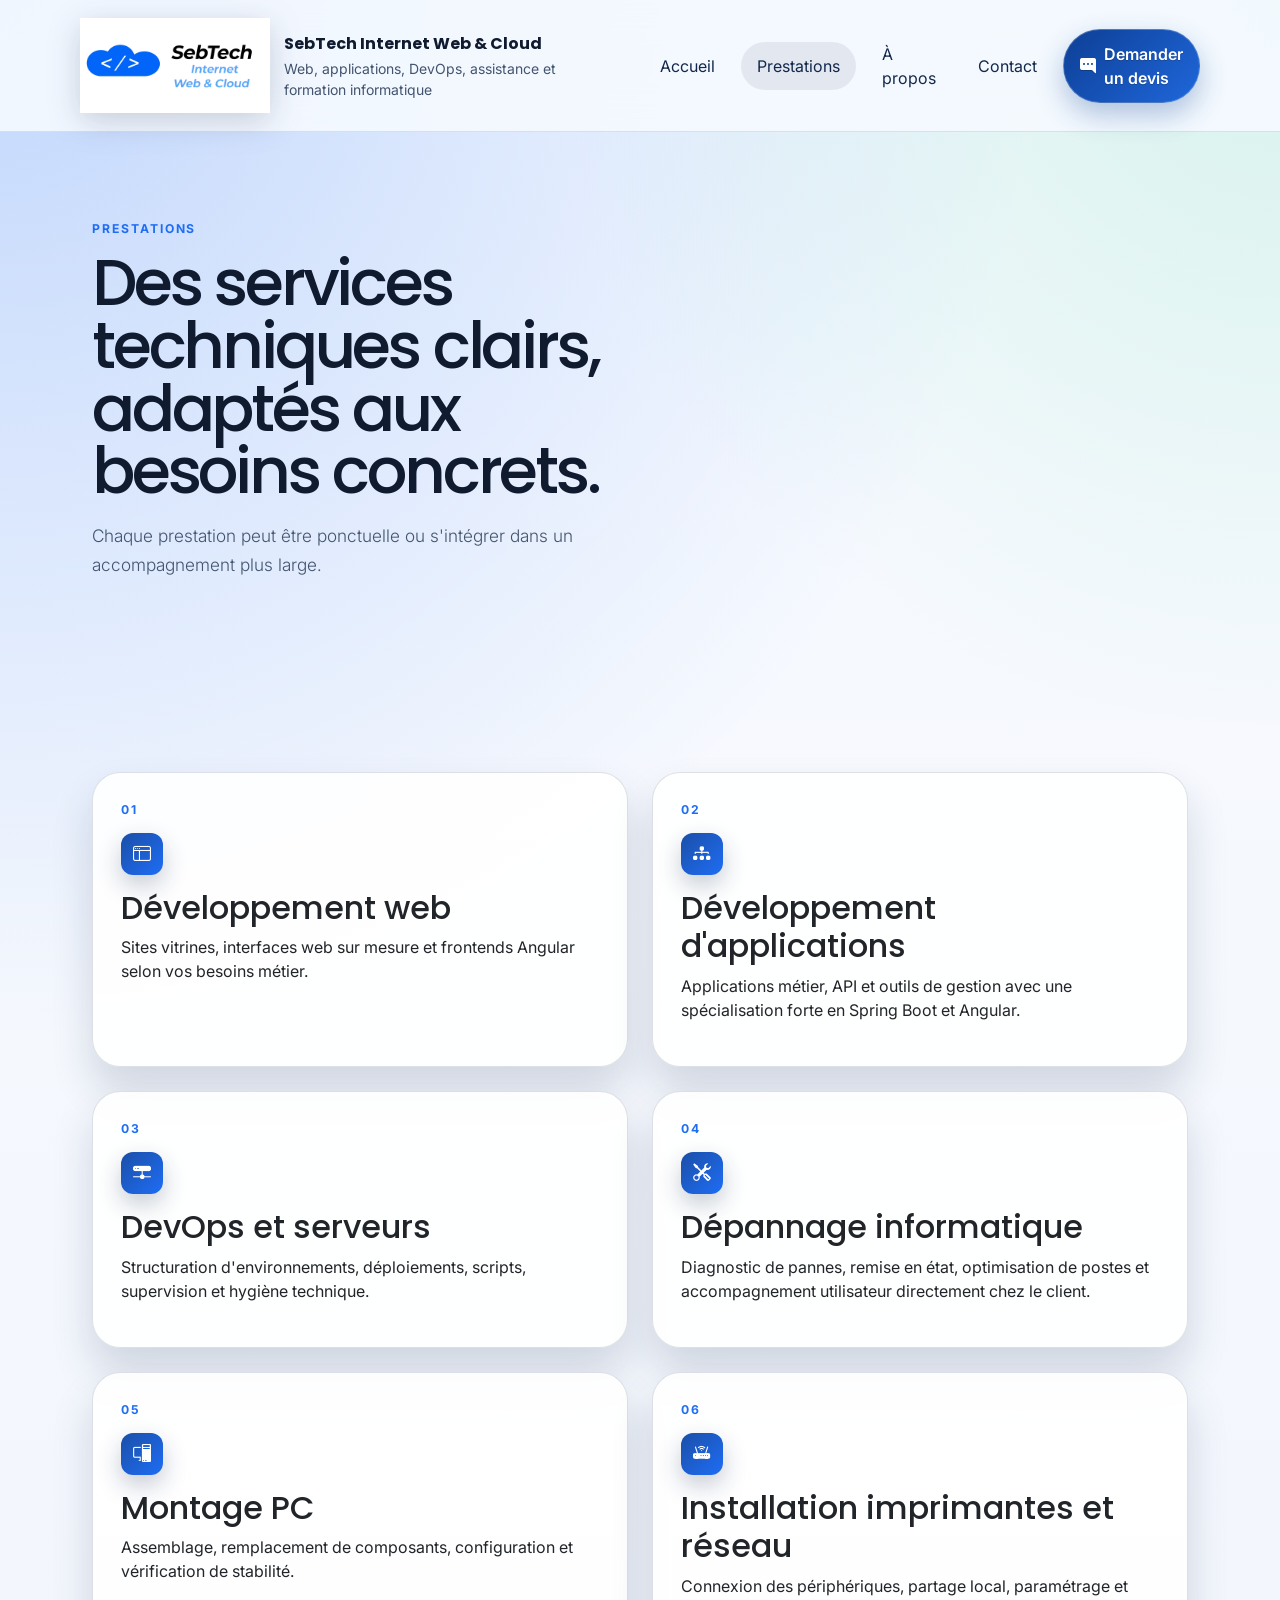
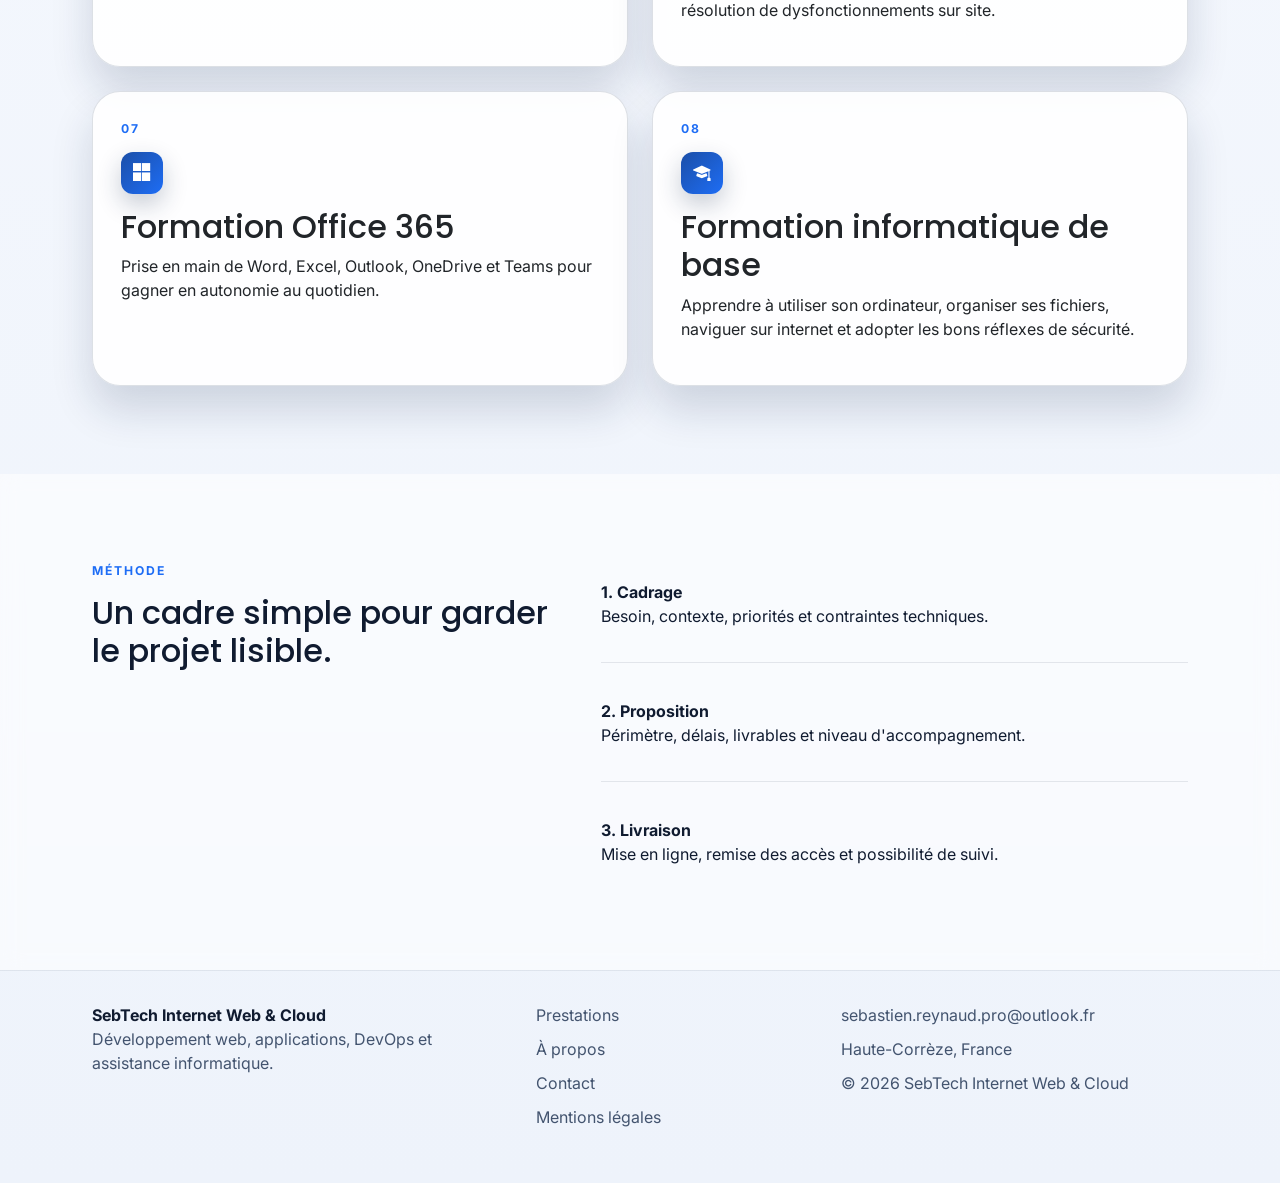
<file: prestations.html>
<!DOCTYPE html>
<html lang="fr">
  <head>
    <meta charset="UTF-8" />
    <meta name="viewport" content="width=device-width, initial-scale=1.0" />
    <title>Prestations | SebTech Internet Web & Cloud</title>
    <meta
      name="description"
      content="Prestations de développement web, développement d'applications, DevOps, dépannage informatique, formation Office 365 et initiation informatique."
    />
    <link rel="icon" type="image/png" href="assets/logo-sebtech.png" />
    <link rel="preconnect" href="https://fonts.googleapis.com" />
    <link rel="preconnect" href="https://fonts.gstatic.com" crossorigin />
    <link
      href="https://fonts.googleapis.com/css2?family=Inter:wght@400;500;600;700&family=Poppins:wght@500;600;700;800&display=swap"
      rel="stylesheet"
    />
    <link rel="stylesheet" href="https://cdn.jsdelivr.net/npm/bootstrap@5.3.3/dist/css/bootstrap.min.css" />
    <link rel="stylesheet" href="https://cdn.jsdelivr.net/npm/bootstrap-icons@1.11.3/font/bootstrap-icons.min.css" />
    <link rel="stylesheet" href="style.css" />
    <script defer src="script.js"></script>
  </head>
  <body>
    <div class="page-shell">
      <header class="site-header">
        <div class="container header-inner">
          <a class="brand" href="index.html">
            <img class="brand-logo" src="assets/logo-sebtech.png" alt="Logo SebTech Internet Web & Cloud" />
            <span class="brand-copy">
              <strong>SebTech Internet Web & Cloud</strong>
              <small>Web, applications, DevOps, assistance et formation informatique</small>
            </span>
          </a>
          <button class="nav-toggle" type="button" aria-expanded="false" aria-label="Ouvrir le menu">
            <span></span>
            <span></span>
          </button>
          <nav class="site-nav" aria-label="Navigation principale">
            <a href="index.html">Accueil</a>
            <a class="is-active" href="prestations.html">Prestations</a>
            <a href="a-propos.html">À propos</a>
            <a href="contact.html">Contact</a>
            <a class="button button-small" href="contact.html#formulaire"><i class="bi bi-chat-right-dots-fill"></i>Demander un devis</a>
          </nav>
        </div>
      </header>

      <main>
        <section class="page-hero section">
          <div class="container reveal">
            <p class="eyebrow">Prestations</p>
            <h1>Des services techniques clairs, adaptés aux besoins concrets.</h1>
            <p class="lead narrow">
              Chaque prestation peut être ponctuelle ou s'intégrer dans un accompagnement plus large.
            </p>
          </div>
        </section>

        <section class="section">
          <div class="container cards-grid cards-grid-2">
            <article class="card service-card reveal">
              <span class="card-kicker">01</span>
              <span class="service-icon"><i class="bi bi-window-sidebar"></i></span>
              <h2>Développement web</h2>
              <p>Sites vitrines, interfaces web sur mesure et frontends Angular selon vos besoins métier.</p>
            </article>
            <article class="card service-card reveal reveal-delay-1">
              <span class="card-kicker">02</span>
              <span class="service-icon"><i class="bi bi-diagram-3-fill"></i></span>
              <h2>Développement d'applications</h2>
              <p>Applications métier, API et outils de gestion avec une spécialisation forte en Spring Boot et Angular.</p>
            </article>
            <article class="card service-card reveal">
              <span class="card-kicker">03</span>
              <span class="service-icon"><i class="bi bi-hdd-network-fill"></i></span>
              <h2>DevOps et serveurs</h2>
              <p>Structuration d'environnements, déploiements, scripts, supervision et hygiène technique.</p>
            </article>
            <article class="card service-card reveal reveal-delay-1">
              <span class="card-kicker">04</span>
              <span class="service-icon"><i class="bi bi-tools"></i></span>
              <h2>Dépannage informatique</h2>
              <p>Diagnostic de pannes, remise en état, optimisation de postes et accompagnement utilisateur directement chez le client.</p>
            </article>
            <article class="card service-card reveal">
              <span class="card-kicker">05</span>
              <span class="service-icon"><i class="bi bi-pc-display"></i></span>
              <h2>Montage PC</h2>
              <p>Assemblage, remplacement de composants, configuration et vérification de stabilité.</p>
            </article>
            <article class="card service-card reveal reveal-delay-1">
              <span class="card-kicker">06</span>
              <span class="service-icon"><i class="bi bi-router-fill"></i></span>
              <h2>Installation imprimantes et réseau</h2>
              <p>Connexion des périphériques, partage local, paramétrage et résolution de dysfonctionnements sur site.</p>
            </article>
            <article class="card service-card reveal">
              <span class="card-kicker">07</span>
              <span class="service-icon"><i class="bi bi-microsoft"></i></span>
              <h2>Formation Office 365</h2>
              <p>Prise en main de Word, Excel, Outlook, OneDrive et Teams pour gagner en autonomie au quotidien.</p>
            </article>
            <article class="card service-card reveal reveal-delay-1">
              <span class="card-kicker">08</span>
              <span class="service-icon"><i class="bi bi-mortarboard-fill"></i></span>
              <h2>Formation informatique de base</h2>
              <p>Apprendre à utiliser son ordinateur, organiser ses fichiers, naviguer sur internet et adopter les bons réflexes de sécurité.</p>
            </article>
          </div>
        </section>

        <section class="section section-soft">
          <div class="container split-layout">
            <div class="reveal">
              <p class="eyebrow">Méthode</p>
              <h2>Un cadre simple pour garder le projet lisible.</h2>
            </div>
            <div class="feature-list reveal reveal-delay-1">
              <article>
                <strong>1. Cadrage</strong>
                <p>Besoin, contexte, priorités et contraintes techniques.</p>
              </article>
              <article>
                <strong>2. Proposition</strong>
                <p>Périmètre, délais, livrables et niveau d'accompagnement.</p>
              </article>
              <article>
                <strong>3. Livraison</strong>
                <p>Mise en ligne, remise des accès et possibilité de suivi.</p>
              </article>
            </div>
          </div>
        </section>
      </main>

      <footer class="site-footer">
        <div class="container footer-grid">
          <div>
            <strong>SebTech Internet Web & Cloud</strong>
            <p>Développement web, applications, DevOps et assistance informatique.</p>
          </div>
          <div>
            <a href="prestations.html">Prestations</a>
            <a href="a-propos.html">À propos</a>
            <a href="contact.html">Contact</a>
            <a href="mentions-legales.html">Mentions légales</a>
          </div>
          <div>
            <a href="mailto:sebastien.reynaud.pro@outlook.fr">sebastien.reynaud.pro@outlook.fr</a>
            <p>Haute-Corrèze, France</p>
            <p>&copy; <span data-year></span> SebTech Internet Web & Cloud</p>
          </div>
        </div>
      </footer>
    </div>
  </body>
</html>
</file>
<file: style.css>
:root {
  --color-primary: #1e6df5;
  --color-secondary: #13284b;
  --color-background: #eef3fb;
  --color-surface: #ffffff;
  --color-surface-alt: #c9d8f4;
  --color-accent: #22c58b;
  --color-accent-soft: #5db5ff;
  --color-text: #101b30;
  --color-muted: #43546f;
  --color-border: rgba(19, 40, 75, 0.14);
  --shadow-soft: 0 18px 36px rgba(19, 40, 75, 0.12);
  --shadow-card: 0 24px 42px rgba(19, 40, 75, 0.16);
  --radius-large: 28px;
  --radius-medium: 20px;
  --radius-small: 14px;
  --container: min(1120px, calc(100vw - 32px));
}

* {
  box-sizing: border-box;
}

[hidden] {
  display: none !important;
}

html {
  scroll-behavior: smooth;
}

body {
  margin: 0;
  font-family: "Inter", sans-serif;
  color: var(--color-text);
  background:
    radial-gradient(circle at top left, rgba(30, 109, 245, 0.25), transparent 34%),
    radial-gradient(circle at top right, rgba(34, 197, 139, 0.16), transparent 24%),
    linear-gradient(180deg, #f9fbff 0%, var(--color-background) 100%);
}

a {
  color: inherit;
  text-decoration: none;
}

img {
  max-width: 100%;
  display: block;
}

button,
input,
select,
textarea {
  font: inherit;
}

.page-shell {
  min-height: 100vh;
}

.container {
  width: var(--container);
  margin: 0 auto;
}

.section {
  padding: 88px 0;
}

.section-soft {
  background: rgba(255, 255, 255, 0.58);
  backdrop-filter: blur(10px);
}

.section-band {
  background: linear-gradient(135deg, rgba(31, 42, 68, 0.96), rgba(55, 78, 123, 0.92));
  color: #f9fbff;
}

.site-header {
  position: sticky;
  top: 0;
  z-index: 20;
  backdrop-filter: blur(18px);
  background: rgba(246, 250, 255, 0.9);
  border-bottom: 1px solid rgba(19, 40, 75, 0.12);
}

.header-inner {
  display: flex;
  align-items: center;
  justify-content: space-between;
  gap: 24px;
  padding: 18px 0;
}

.brand {
  display: inline-flex;
  align-items: center;
  gap: 14px;
}

.brand-logo {
  width: clamp(120px, 16vw, 190px);
  height: auto;
  display: block;
  filter: drop-shadow(0 8px 16px rgba(19, 40, 75, 0.2));
}

.brand-mark {
  display: grid;
  place-items: center;
  width: 52px;
  height: 52px;
  border-radius: 16px;
  background: linear-gradient(135deg, var(--color-secondary), var(--color-primary));
  color: #fff;
  font-family: "Poppins", sans-serif;
  font-weight: 700;
  letter-spacing: 0.08em;
  box-shadow: var(--shadow-soft);
}

.brand-copy {
  display: flex;
  flex-direction: column;
  gap: 2px;
}

.brand-copy strong,
h1,
h2,
h3 {
  font-family: "Poppins", sans-serif;
}

.brand-copy small {
  color: var(--color-muted);
}

.site-nav {
  display: flex;
  align-items: center;
  gap: 10px;
}

.site-nav a {
  padding: 12px 16px;
  border-radius: 999px;
  color: var(--color-secondary);
  transition: background-color 180ms ease, color 180ms ease, transform 180ms ease;
}

.site-nav .button {
  color: #ffffff !important;
  background: linear-gradient(135deg, #0d3f95, #1f67db);
  border: 1px solid rgba(255, 255, 255, 0.22);
  box-shadow: 0 12px 28px rgba(13, 63, 149, 0.3);
}

.site-nav .button:hover {
  color: #ffffff !important;
}

.site-nav a:hover,
.site-nav a.is-active {
  background: rgba(31, 42, 68, 0.08);
}

.nav-toggle {
  display: none;
  width: 50px;
  height: 50px;
  border: 0;
  border-radius: 14px;
  background: rgba(31, 42, 68, 0.08);
  cursor: pointer;
}

.nav-toggle span {
  display: block;
  width: 22px;
  height: 2px;
  margin: 6px auto;
  background: var(--color-secondary);
}

.hero {
  padding-top: 72px;
}

.hero-grid,
.split-layout,
.zones-grid,
.contact-grid,
.footer-grid {
  display: grid;
  gap: 28px;
}

.hero-grid,
.zones-grid {
  grid-template-columns: 1.15fr 0.85fr;
  align-items: center;
}

.split-layout {
  grid-template-columns: 0.9fr 1.1fr;
  align-items: start;
}

.contact-grid,
.footer-grid {
  grid-template-columns: repeat(2, minmax(0, 1fr));
}

.footer-grid {
  grid-template-columns: 1.2fr 0.8fr 1fr;
}

.hero-copy h1,
.page-hero h1 {
  margin: 0 0 18px;
  font-size: clamp(2.6rem, 5vw, 5rem);
  line-height: 0.98;
  letter-spacing: -0.05em;
}

.page-hero h1 {
  max-width: 14ch;
}

.lead {
  max-width: 60ch;
  font-size: 1.08rem;
  line-height: 1.7;
  color: var(--color-muted);
}

.lead.narrow {
  max-width: 48ch;
}

.eyebrow,
.card-kicker,
.panel-label {
  margin: 0 0 14px;
  text-transform: uppercase;
  letter-spacing: 0.16em;
  font-size: 0.76rem;
  font-weight: 700;
  color: var(--color-primary);
}

.hero-actions,
.hero-points,
.tag-list,
.contact-list {
  display: flex;
  flex-wrap: wrap;
  gap: 14px;
}

.hero-actions {
  margin: 28px 0;
}

.hero-points {
  padding: 0;
  margin: 0;
  list-style: none;
}

.hero-points li,
.tag-list li {
  padding: 12px 16px;
  border-radius: 999px;
  background: rgba(255, 255, 255, 0.72);
  border: 1px solid rgba(31, 42, 68, 0.08);
}

.button {
  display: inline-flex;
  align-items: center;
  justify-content: center;
  min-height: 52px;
  padding: 0 22px;
  border-radius: 999px;
  border: 1px solid transparent;
  background: linear-gradient(135deg, #123a82, #1e6df5);
  color: #fff;
  font-weight: 600;
  box-shadow: var(--shadow-soft);
  text-shadow: 0 1px 0 rgba(0, 0, 0, 0.2);
  transition: transform 180ms ease, box-shadow 180ms ease;
}

.button i {
  margin-right: 8px;
}

.button:hover {
  transform: translateY(-2px);
  box-shadow: 0 24px 48px rgba(31, 42, 68, 0.16);
}

.button-small {
  min-height: 46px;
}

.button-ghost {
  border-color: rgba(31, 42, 68, 0.14);
  background: rgba(255, 255, 255, 0.76);
  color: var(--color-secondary);
}

.card,
.panel,
.cta-card,
.tech-panel {
  background: rgba(255, 255, 255, 0.9);
  border: 1px solid var(--color-border);
  border-radius: var(--radius-large);
  box-shadow: var(--shadow-card);
}

.service-icon {
  display: inline-flex;
  align-items: center;
  justify-content: center;
  width: 42px;
  height: 42px;
  border-radius: 12px;
  margin-bottom: 14px;
  font-size: 1.1rem;
  color: #ffffff;
  background: linear-gradient(135deg, #1b4fa8, #1e6df5);
  box-shadow: 0 10px 24px rgba(19, 40, 75, 0.24);
}

.card,
.panel,
.tech-panel {
  padding: 28px;
}

.cards-grid {
  display: grid;
  gap: 24px;
}

.cards-grid-2 {
  grid-template-columns: repeat(2, minmax(0, 1fr));
}

.cards-grid-3 {
  grid-template-columns: repeat(3, minmax(0, 1fr));
}

.spotlight-card {
  position: relative;
  overflow: hidden;
}

.spotlight-card::before {
  content: "";
  position: absolute;
  inset: auto -40px -70px auto;
  width: 170px;
  height: 170px;
  border-radius: 999px;
  background: radial-gradient(circle, rgba(167, 139, 250, 0.4), transparent 72%);
}

.spotlight-list,
.feature-list,
.narrow-stack {
  display: grid;
  gap: 18px;
}

.spotlight-list article,
.feature-list article,
.metric-row {
  padding: 18px 0;
  border-bottom: 1px solid rgba(31, 42, 68, 0.1);
}

.spotlight-list article:last-child,
.feature-list article:last-child,
.metric-row:last-child {
  border-bottom: 0;
  padding-bottom: 0;
}

.metric-row {
  display: grid;
  gap: 8px;
}

.metric-row span {
  color: rgba(249, 251, 255, 0.7);
  text-transform: uppercase;
  letter-spacing: 0.12em;
  font-size: 0.74rem;
}

.section-band .card {
  background: rgba(255, 255, 255, 0.92);
  color: var(--color-secondary);
  border-color: rgba(255, 255, 255, 0.26);
}

.section-band .metric-row {
  border-bottom-color: rgba(31, 42, 68, 0.12);
}

.section-band .metric-row span {
  color: rgba(31, 42, 68, 0.46);
}

.section-band .metric-row strong {
  color: var(--color-secondary);
}

.cta-section {
  padding-top: 28px;
}

.cta-card {
  display: flex;
  align-items: center;
  justify-content: space-between;
  gap: 24px;
  padding: 30px;
  background: linear-gradient(135deg, rgba(108, 166, 232, 0.18), rgba(126, 214, 165, 0.16));
}

.service-card h2,
.card h3,
.contact-form h2,
.legal-content h2,
.tech-panel h2,
.cta-card h2 {
  margin-top: 0;
}

.tech-panel {
  display: grid;
  gap: 24px;
}

.tag-list {
  list-style: none;
  margin: 0;
  padding: 0;
}

.contact-list {
  flex-direction: column;
  align-items: flex-start;
}

.contact-form {
  display: grid;
  gap: 16px;
}

.contact-form label {
  display: grid;
  gap: 8px;
  font-weight: 600;
}

.contact-form input,
.contact-form select,
.contact-form textarea {
  width: 100%;
  padding: 15px 16px;
  border: 1px solid rgba(31, 42, 68, 0.14);
  border-radius: var(--radius-small);
  background: rgba(245, 247, 250, 0.8);
  color: var(--color-text);
}

.contact-form textarea {
  resize: vertical;
}

.form-note {
  margin: 0;
  font-size: 0.92rem;
  color: var(--color-muted);
}

.form-feedback {
  margin: 0;
  padding: 14px 16px;
  border-radius: var(--radius-small);
  background: rgba(108, 166, 232, 0.12);
  border: 1px solid rgba(108, 166, 232, 0.24);
  color: var(--color-secondary);
  font-weight: 500;
}

.brief-projet {
  display: grid;
  gap: 16px;
  margin: 0;
  padding: 22px;
  border: 1px solid rgba(108, 166, 232, 0.3);
  border-radius: var(--radius-medium);
  background: rgba(108, 166, 232, 0.06);
}

.brief-projet legend {
  padding: 0 10px;
  font-family: "Poppins", sans-serif;
  font-weight: 700;
  color: var(--color-secondary);
}

.eyebrow-inline {
  font-family: "Inter", sans-serif;
  font-weight: 500;
  font-size: 0.84rem;
  text-transform: none;
  letter-spacing: 0;
  color: var(--color-muted);
}

.brief-projet label {
  display: grid;
  gap: 8px;
  font-weight: 600;
}

.brief-projet input,
.brief-projet select,
.brief-projet textarea {
  width: 100%;
  padding: 15px 16px;
  border: 1px solid rgba(31, 42, 68, 0.14);
  border-radius: var(--radius-small);
  background: rgba(245, 247, 250, 0.9);
  color: var(--color-text);
}

.error-page {
  min-height: calc(100vh - 96px);
  display: grid;
  align-items: center;
}

.error-shell {
  max-width: 760px;
  margin: 0 auto;
  text-align: center;
}

.error-code {
  margin: 0 0 18px;
  font-family: "Poppins", sans-serif;
  font-size: clamp(4.5rem, 12vw, 8rem);
  line-height: 0.9;
  letter-spacing: -0.08em;
  color: var(--color-secondary);
}

.error-actions {
  display: flex;
  justify-content: center;
  gap: 14px;
  margin-top: 28px;
  flex-wrap: wrap;
}

.site-footer {
  padding: 32px 0 44px;
  border-top: 1px solid rgba(31, 42, 68, 0.08);
}

.site-footer a,
.site-footer p {
  display: block;
  margin: 0 0 10px;
  color: var(--color-muted);
}

.reveal {
  opacity: 0;
  transform: translateY(20px);
  transition: opacity 500ms ease, transform 500ms ease;
}

.reveal-delay-1 {
  transition-delay: 90ms;
}

.reveal-delay-2 {
  transition-delay: 180ms;
}

.reveal.is-visible {
  opacity: 1;
  transform: translateY(0);
}

@media (max-width: 920px) {
  .hero-grid,
  .split-layout,
  .zones-grid,
  .contact-grid,
  .footer-grid,
  .cards-grid-2,
  .cards-grid-3 {
    grid-template-columns: 1fr;
  }

  .site-nav {
    position: absolute;
    top: calc(100% + 12px);
    right: 16px;
    left: 16px;
    display: none;
    flex-direction: column;
    align-items: stretch;
    padding: 14px;
    background: rgba(255, 255, 255, 0.98);
    border: 1px solid var(--color-border);
    border-radius: 24px;
    box-shadow: var(--shadow-card);
  }

  .site-nav.is-open {
    display: flex;
  }

  .nav-toggle {
    display: inline-block;
  }

  .header-inner {
    position: relative;
  }

  .cta-card {
    flex-direction: column;
    align-items: flex-start;
  }
}

@media (max-width: 640px) {
  .section {
    padding: 72px 0;
  }

  .hero-copy h1,
  .page-hero h1 {
    font-size: clamp(2.2rem, 11vw, 3.5rem);
  }

  .card,
  .panel,
  .tech-panel,
  .cta-card {
    padding: 22px;
  }
}
</file>
